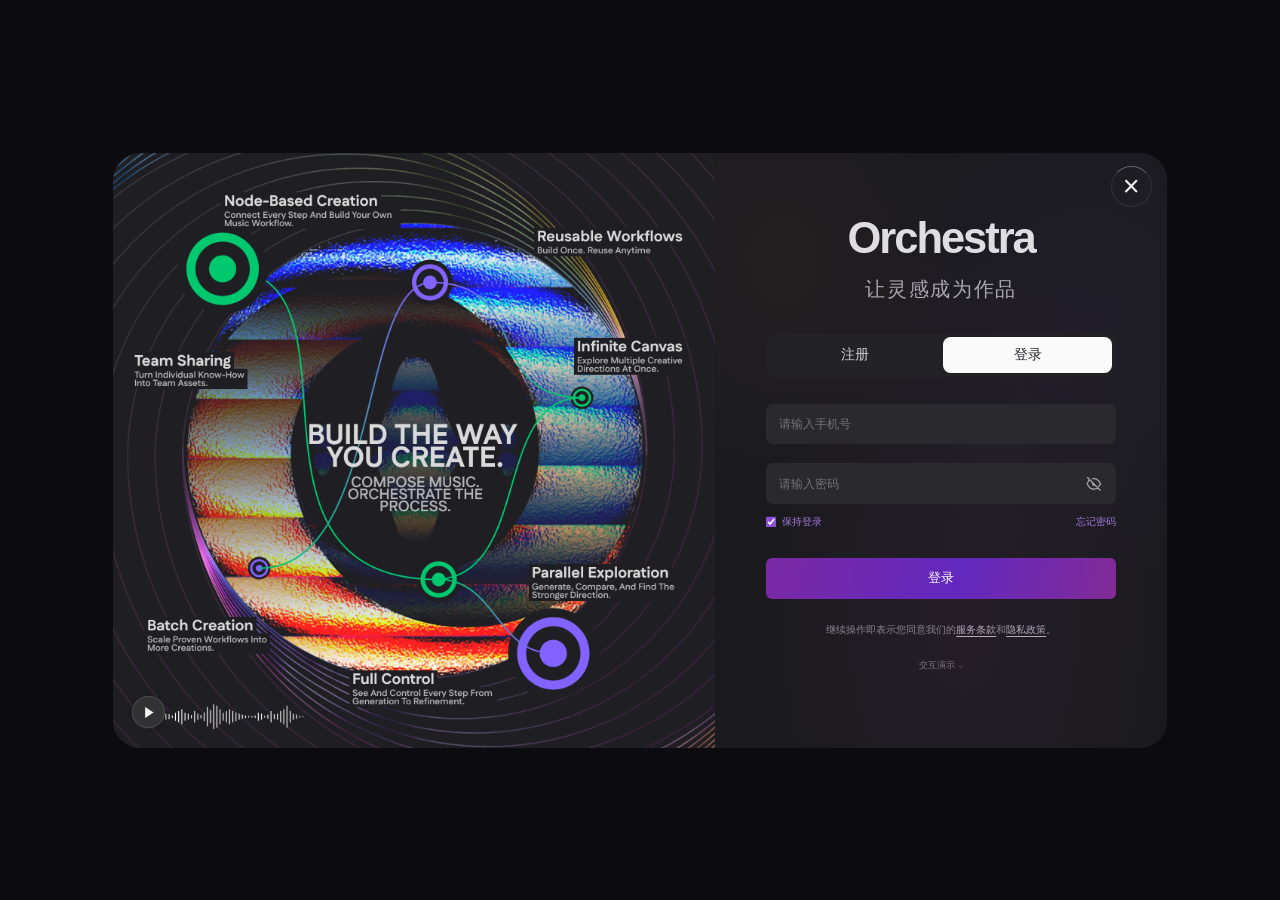
<file: login.html>
<!doctype html>
<html lang="zh-CN"><head><meta charset="utf-8"><meta name="viewport" content="width=device-width,initial-scale=1"><meta name="theme-color" content="#1b1b1f"><title>登录 · Orchestra</title><link rel="stylesheet" href="./auth.css?v=20261029-window-85"><link rel="stylesheet" href="./account-dialogs.css?v=20261029-window-85">  <link rel="stylesheet" href="./dialog-transparency.css?v=20261112-half">
</head>
<body class="auth-page auth-page-login"><main class="auth-shell">
<aside class="auth-artwork" aria-label="Orchestra 音乐工作流品牌视觉">
<svg class="auth-art-image" viewBox="0 0 1600 1578" preserveAspectRatio="xMidYMid slice" aria-hidden="true"><image href="./assets/auth-brand-reference.png" width="2800" height="1578"/></svg>
<button type="button" class="auth-art-audio" data-auth-audio aria-label="播放品牌演示音乐" aria-pressed="false"><svg viewBox="0 0 20 20" aria-hidden="true"><path fill="currentColor" d="M6 3.5 16 10 6 16.5Z"/></svg></button><audio id="authBrandAudio" preload="none" loop src="./assets/reference-song-demo.wav"></audio><span class="sr-only" data-auth-audio-message role="status"></span>
</aside>
<section class="auth-panel" aria-label="登录"><a class="auth-close" href="./index.html" aria-label="关闭账号页面">×</a><div class="auth-card"><header class="auth-branding"><a class="auth-wordmark" href="./login.html" aria-label="Orchestra">Orchestra</a><p class="intro">让灵感成为作品</p></header><h1 class="sr-only">登录</h1><nav class="auth-tabs" aria-label="账号入口"><a href="./register.html">注册</a><a href="./login.html" class="active" aria-current="page">登录</a></nav><form data-mode="login" novalidate><label class="sr-only" for="account">手机号</label><input id="account" name="account" type="tel" inputmode="numeric" autocomplete="username" placeholder="请输入手机号" required pattern="1[3-9][0-9]{9}" maxlength="11"><label class="sr-only" for="password">密码</label><div class="auth-password"><input id="password" name="password" type="password" autocomplete="current-password" placeholder="请输入密码" required minlength="6" maxlength="18"><button type="button" class="password-visibility" data-password-toggle="password" aria-label="显示密码" aria-pressed="false"><svg viewBox="0 0 24 24" fill="none" stroke="currentColor" stroke-width="1.6" aria-hidden="true"><path d="M3 3l18 18M10.6 10.6a2 2 0 0 0 2.8 2.8M9.9 5.2A11.4 11.4 0 0 1 12 5c5.5 0 9 7 9 7a18 18 0 0 1-3.1 3.9M6.2 6.2C4.1 8.1 3 12 3 12s3.5 7 9 7a10 10 0 0 0 5.8-1.8"/></svg></button></div><div class="auth-links auth-login-options"><label class="auth-remember"><input type="checkbox" id="rememberLogin" name="rememberLogin" checked>保持登录</label><a href="./reset-password.html">忘记密码</a></div><p class="message" id="message" role="status" aria-live="polite"></p><button class="primary" type="submit">登录</button></form><p class="auth-legal">继续操作即表示您同意我们的<a href="./legal/Orchestra用户协议草案.docx" download>服务条款</a>和<a href="./legal/Orchestra隐私政策草案.docx" download>隐私政策</a>。</p><details class="auth-demo"><summary>交互演示</summary><div class="demo-accounts"><p>本页为本地原型，验证码为 123456，不发送真实短信。</p><p><b>18500760312</b>：初始无团队，可新建团队或跳过进入首页。</p><p><b>18500760311</b>：需要选择团队登录。</p><p>未修改密码时，可输入任意 6～18 位非纯空格字符；修改后请使用新密码。</p></div></details></div></section>
</main><script src="./account-phone.js?v=20261026-account-security"></script><script src="./account-ui.js?v=20261028-auth-design"></script><script src="./auth.js?v=20261028-auth-design"></script></body></html>
</file>
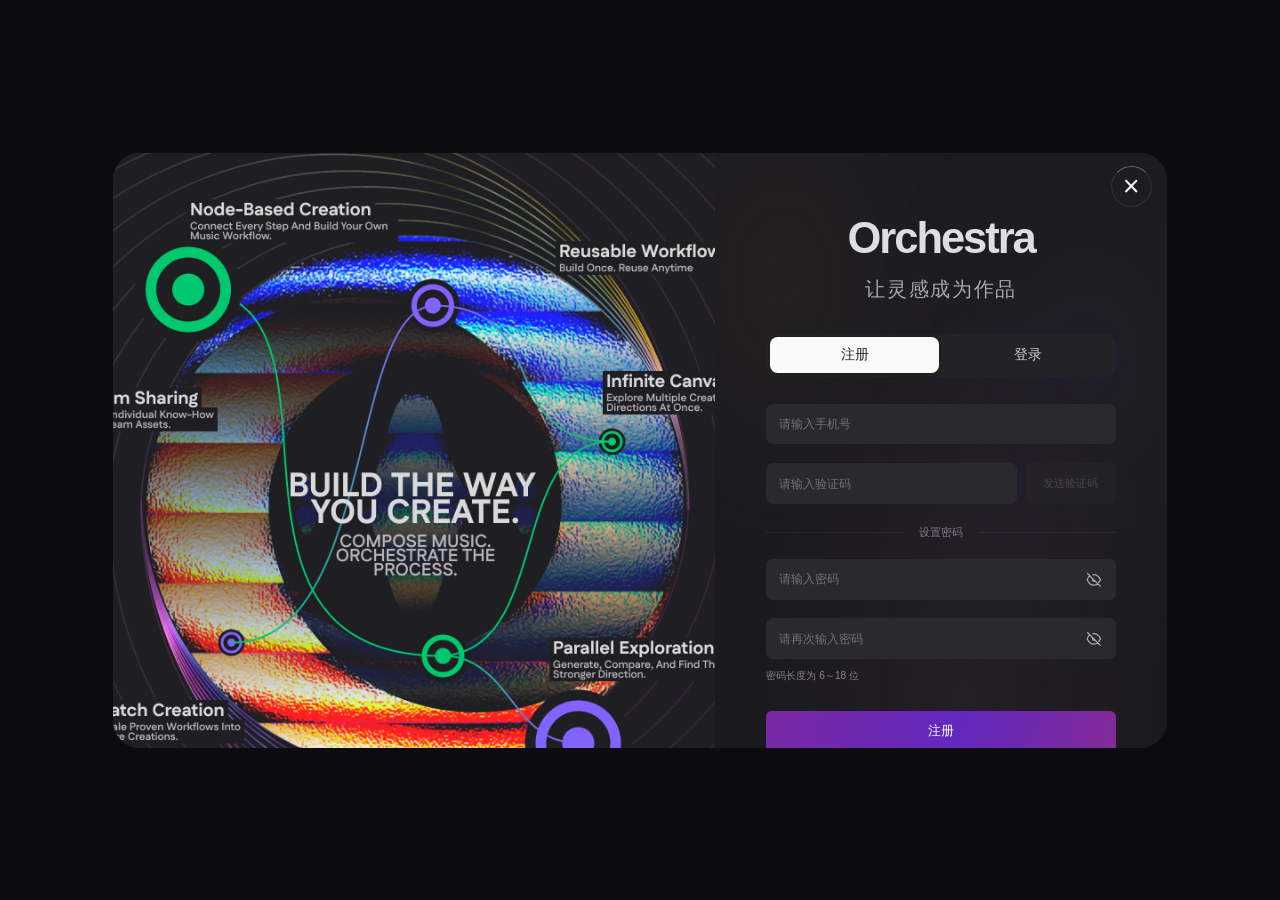
<file: register.html>
<!doctype html>
<html lang="zh-CN"><head><meta charset="utf-8"><meta name="viewport" content="width=device-width,initial-scale=1"><meta name="theme-color" content="#1b1b1f"><title>注册 · Orchestra</title><link rel="stylesheet" href="./auth.css?v=20261029-window-85"><link rel="stylesheet" href="./account-dialogs.css?v=20261029-window-85">  <link rel="stylesheet" href="./dialog-transparency.css?v=20261112-half">
</head>
<body class="auth-page auth-page-register"><main class="auth-shell">
<aside class="auth-artwork" aria-label="Orchestra 音乐工作流品牌视觉">
<svg class="auth-art-image" viewBox="0 0 1600 1578" preserveAspectRatio="xMidYMid slice" aria-hidden="true"><image href="./assets/auth-brand-reference.png" width="2800" height="1578"/></svg>
<button type="button" class="auth-art-audio" data-auth-audio aria-label="播放品牌演示音乐" aria-pressed="false"><svg viewBox="0 0 20 20" aria-hidden="true"><path fill="currentColor" d="M6 3.5 16 10 6 16.5Z"/></svg></button><audio id="authBrandAudio" preload="none" loop src="./assets/reference-song-demo.wav"></audio><span class="sr-only" data-auth-audio-message role="status"></span>
</aside>
<section class="auth-panel" aria-label="注册"><a class="auth-close" href="./index.html" aria-label="关闭账号页面">×</a><div class="auth-card"><header class="auth-branding"><a class="auth-wordmark" href="./login.html" aria-label="Orchestra">Orchestra</a><p class="intro">让灵感成为作品</p></header><h1 class="sr-only">注册</h1><nav class="auth-tabs" aria-label="账号入口"><a href="./register.html" class="active" aria-current="page">注册</a><a href="./login.html">登录</a></nav><form data-mode="register" novalidate><label class="sr-only" for="account">手机号</label><input id="account" name="account" type="tel" inputmode="numeric" autocomplete="username" placeholder="请输入手机号" required pattern="1[3-9][0-9]{9}" maxlength="11"><label class="sr-only" for="code">验证码</label><div class="code-row"><input id="code" name="code" autocomplete="one-time-code" inputmode="numeric" placeholder="请输入验证码" required pattern="[0-9]{6}" maxlength="6"><button id="sendCode" class="secondary" type="button">发送验证码</button></div><p id="codeHint" class="hint" role="status"></p><div class="auth-separator"><span>设置密码</span></div><label class="sr-only" for="password">新密码</label><div class="auth-password"><input id="password" name="password" type="password" autocomplete="new-password" placeholder="请输入密码" required minlength="6" maxlength="18"><button type="button" class="password-visibility" data-password-toggle="password" aria-label="显示新密码" aria-pressed="false"><svg viewBox="0 0 24 24" fill="none" stroke="currentColor" stroke-width="1.6" aria-hidden="true"><path d="M3 3l18 18M10.6 10.6a2 2 0 0 0 2.8 2.8M9.9 5.2A11.4 11.4 0 0 1 12 5c5.5 0 9 7 9 7a18 18 0 0 1-3.1 3.9M6.2 6.2C4.1 8.1 3 12 3 12s3.5 7 9 7a10 10 0 0 0 5.8-1.8"/></svg></button></div><label class="sr-only" for="confirm">确认密码</label><div class="auth-password"><input id="confirm" name="confirm" type="password" autocomplete="new-password" placeholder="请再次输入密码" required minlength="6" maxlength="18"><button type="button" class="password-visibility" data-password-toggle="confirm" aria-label="显示确认密码" aria-pressed="false"><svg viewBox="0 0 24 24" fill="none" stroke="currentColor" stroke-width="1.6" aria-hidden="true"><path d="M3 3l18 18M10.6 10.6a2 2 0 0 0 2.8 2.8M9.9 5.2A11.4 11.4 0 0 1 12 5c5.5 0 9 7 9 7a18 18 0 0 1-3.1 3.9M6.2 6.2C4.1 8.1 3 12 3 12s3.5 7 9 7a10 10 0 0 0 5.8-1.8"/></svg></button></div><p class="hint password-rule">密码长度为 6～18 位</p><p class="message" id="message" role="status" aria-live="polite"></p><button class="primary" type="submit">注册</button></form><p class="auth-legal">继续操作即表示您同意我们的<a href="./legal/Orchestra用户协议草案.docx" download>服务条款</a>和<a href="./legal/Orchestra隐私政策草案.docx" download>隐私政策</a>。</p><nav class="auth-links sr-only"><a href="./login.html">返回登录</a></nav><details class="auth-demo"><summary>交互演示</summary><div class="demo-accounts"><p>本页为本地原型，验证码为 123456，不发送真实短信。</p><p>注册与找回密码为交互演示，未接入真实账号服务。</p></div></details></div></section>
</main><script src="./account-phone.js?v=20261026-account-security"></script><script src="./account-ui.js?v=20261028-auth-design"></script><script src="./auth.js?v=20261028-auth-design"></script></body></html>
</file>
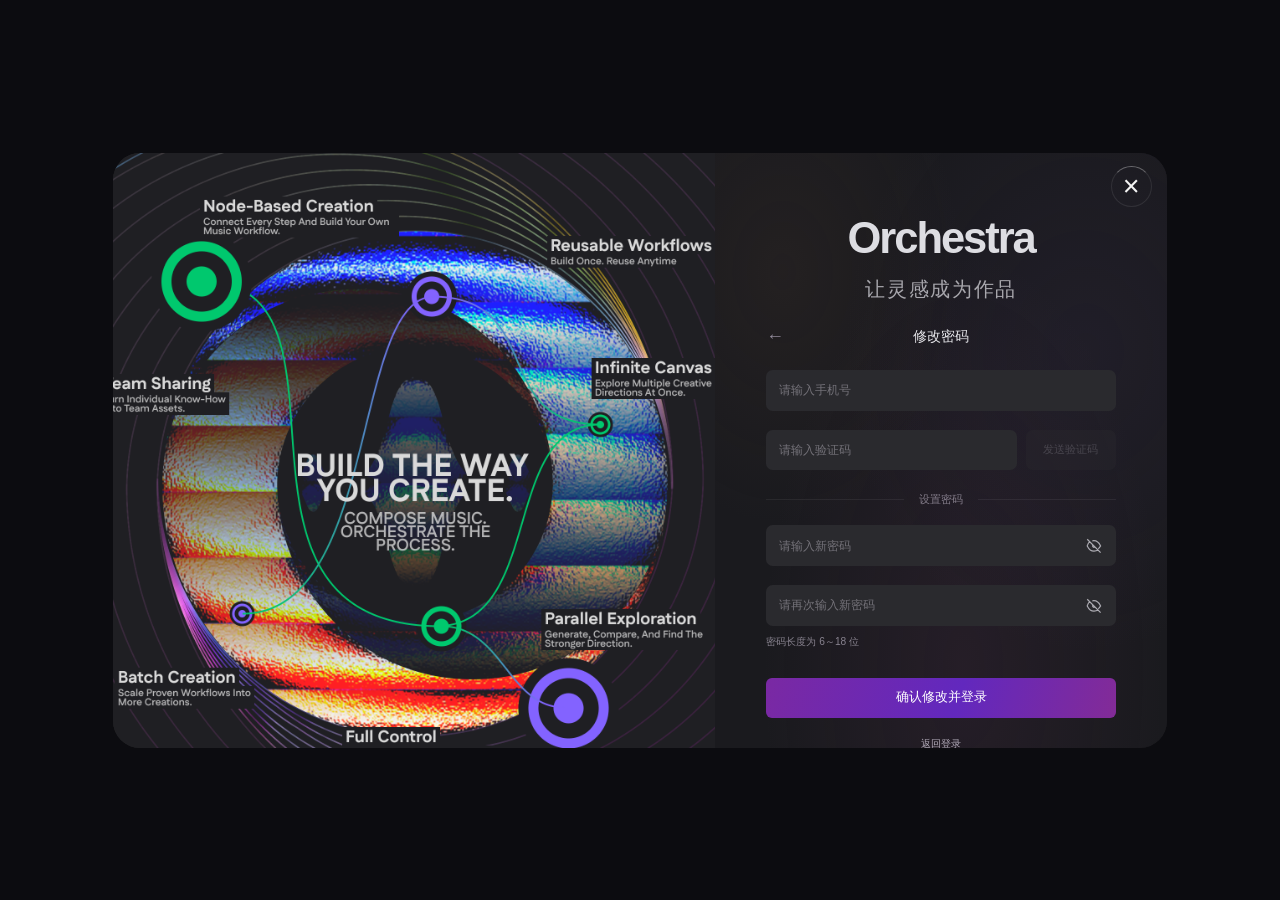
<file: reset-password.html>
<!doctype html>
<html lang="zh-CN"><head><meta charset="utf-8"><meta name="viewport" content="width=device-width,initial-scale=1"><meta name="theme-color" content="#1b1b1f"><title>修改密码 · Orchestra</title><link rel="stylesheet" href="./auth.css?v=20261029-window-85"><link rel="stylesheet" href="./account-dialogs.css?v=20261029-window-85">  <link rel="stylesheet" href="./dialog-transparency.css?v=20261112-half">
</head>
<body class="auth-page auth-page-reset-password"><main class="auth-shell">
<aside class="auth-artwork" aria-label="Orchestra 音乐工作流品牌视觉">
<svg class="auth-art-image" viewBox="0 0 1600 1578" preserveAspectRatio="xMidYMid slice" aria-hidden="true"><image href="./assets/auth-brand-reference.png" width="2800" height="1578"/></svg>
<button type="button" class="auth-art-audio" data-auth-audio aria-label="播放品牌演示音乐" aria-pressed="false"><svg viewBox="0 0 20 20" aria-hidden="true"><path fill="currentColor" d="M6 3.5 16 10 6 16.5Z"/></svg></button><audio id="authBrandAudio" preload="none" loop src="./assets/reference-song-demo.wav"></audio><span class="sr-only" data-auth-audio-message role="status"></span>
</aside>
<section class="auth-panel" aria-label="修改密码"><a class="auth-close" href="./index.html" aria-label="关闭账号页面">×</a><div class="auth-card"><header class="auth-branding"><a class="auth-wordmark" href="./login.html" aria-label="Orchestra">Orchestra</a><p class="intro">让灵感成为作品</p></header><div class="auth-reset-heading"><a href="./login.html" aria-label="返回登录">←</a><h1>修改密码</h1></div><form data-mode="reset-password" novalidate><label class="sr-only" for="account">手机号</label><input id="account" name="account" type="tel" inputmode="numeric" autocomplete="username" placeholder="请输入手机号" required pattern="1[3-9][0-9]{9}" maxlength="11"><label class="sr-only" for="code">验证码</label><div class="code-row"><input id="code" name="code" autocomplete="one-time-code" inputmode="numeric" placeholder="请输入验证码" required pattern="[0-9]{6}" maxlength="6"><button id="sendCode" class="secondary" type="button">发送验证码</button></div><p id="codeHint" class="hint" role="status"></p><div class="auth-separator"><span>设置密码</span></div><label class="sr-only" for="password">新密码</label><div class="auth-password"><input id="password" name="password" type="password" autocomplete="new-password" placeholder="请输入新密码" required minlength="6" maxlength="18"><button type="button" class="password-visibility" data-password-toggle="password" aria-label="显示新密码" aria-pressed="false"><svg viewBox="0 0 24 24" fill="none" stroke="currentColor" stroke-width="1.6" aria-hidden="true"><path d="M3 3l18 18M10.6 10.6a2 2 0 0 0 2.8 2.8M9.9 5.2A11.4 11.4 0 0 1 12 5c5.5 0 9 7 9 7a18 18 0 0 1-3.1 3.9M6.2 6.2C4.1 8.1 3 12 3 12s3.5 7 9 7a10 10 0 0 0 5.8-1.8"/></svg></button></div><label class="sr-only" for="confirm">确认密码</label><div class="auth-password"><input id="confirm" name="confirm" type="password" autocomplete="new-password" placeholder="请再次输入新密码" required minlength="6" maxlength="18"><button type="button" class="password-visibility" data-password-toggle="confirm" aria-label="显示确认密码" aria-pressed="false"><svg viewBox="0 0 24 24" fill="none" stroke="currentColor" stroke-width="1.6" aria-hidden="true"><path d="M3 3l18 18M10.6 10.6a2 2 0 0 0 2.8 2.8M9.9 5.2A11.4 11.4 0 0 1 12 5c5.5 0 9 7 9 7a18 18 0 0 1-3.1 3.9M6.2 6.2C4.1 8.1 3 12 3 12s3.5 7 9 7a10 10 0 0 0 5.8-1.8"/></svg></button></div><p class="hint password-rule">密码长度为 6～18 位</p><p class="message" id="message" role="status" aria-live="polite"></p><button class="primary" type="submit">确认修改并登录</button></form><nav class="auth-links auth-return"><a href="./login.html">返回登录</a></nav><details class="auth-demo"><summary>交互演示</summary><div class="demo-accounts"><p>本页为本地原型，验证码为 123456，不发送真实短信。</p><p>注册与找回密码为交互演示，未接入真实账号服务。</p></div></details></div></section>
</main><script src="./account-phone.js?v=20261026-account-security"></script><script src="./account-ui.js?v=20261028-auth-design"></script><script src="./auth.js?v=20261028-auth-design"></script></body></html>
</file>
<file: auth.css>
:root{color-scheme:dark;font-family:Inter,-apple-system,BlinkMacSystemFont,"Segoe UI","PingFang SC",sans-serif;color:#e7e7eb;background:#0c0c10;font-synthesis:none}*{box-sizing:border-box}body{margin:0;min-height:100dvh;display:grid;place-items:center;padding:20px;background:#0c0c10}button,input,select{font:inherit}button,a{-webkit-tap-highlight-color:transparent}button{cursor:pointer}button:disabled{cursor:default;opacity:.45}[hidden]{display:none!important}.sr-only{position:absolute!important;width:1px!important;height:1px!important;padding:0!important;margin:-1px!important;overflow:hidden!important;clip:rect(0,0,0,0)!important;white-space:nowrap!important;border:0!important}.auth-shell{position:relative;display:grid;grid-template-columns:4fr 3fr;width:min(1600px,100%);aspect-ratio:2800/1578;min-height:700px;border-radius:32px;overflow:hidden;background:#1a1a1e}.auth-artwork{position:relative;min-width:0;background:#202023;overflow:hidden}.auth-art-image{position:absolute;inset:0;width:100%;height:100%;display:block}.auth-art-audio{position:absolute;left:3.2%;bottom:3.2%;display:grid;place-items:center;width:clamp(30px,3vw,44px);height:clamp(30px,3vw,44px);border:1px solid #ffffff20;border-radius:50%;background:#323235;color:#f5f5f6;box-shadow:0 2px 8px #0004}.auth-art-audio svg{width:20px;height:20px}.auth-panel{position:relative;min-width:0;padding:clamp(50px,5.5vw,88px) clamp(32px,4.7vw,76px) 32px;background:radial-gradient(ellipse at 15% 18%,#4b392d30,transparent 33%),radial-gradient(ellipse at 82% 30%,#41315c29,transparent 46%),radial-gradient(ellipse at 55% 78%,#5c2e552b,transparent 57%),#1a1a1e}.auth-close{position:absolute;top:16px;right:18px;width:48px;height:48px;display:grid;place-items:center;border-radius:50%;border:1px solid #ffffff16;border-top-color:#ffffff55;background:#ffffff02;color:#f4f4f4;text-decoration:none;font-size:34px;font-weight:200;line-height:1}.auth-close:hover{background:#ffffff09}.auth-card{max-width:440px;margin:auto}.auth-branding{text-align:center}.auth-wordmark{color:#dddde2;font-family:"Arial Rounded MT Bold",Arial,sans-serif;font-size:clamp(38px,4vw,64px);font-weight:650;letter-spacing:-2.4px;line-height:1.2;text-decoration:none}.intro{font-size:clamp(17px,1.8vw,25px);font-weight:300;letter-spacing:2px;color:#a8a7ad;text-align:center;margin:14px 0 36px}.auth-tabs{display:grid;grid-template-columns:1fr 1fr;gap:4px;padding:4px;margin:0 0 32px;border-radius:13px;background:#232326}.auth-tabs a{display:grid;place-items:center;min-height:42px;border-radius:9px;color:#d1d1d6;font-size:16px;font-weight:600;text-decoration:none}.auth-tabs a.active{background:#fafafa;color:#25252b;box-shadow:0 1px 5px #0002}.auth-card form>input,.auth-password,.code-row{margin:0 0 22px}.auth-card input:not([type=checkbox]):not([type=radio]){display:block;width:100%;height:48px;min-width:0;border:1px solid transparent;border-radius:8px;background:#2a2a2e;color:#ededf1;padding:0 14px;font-size:14px;outline:none}.auth-card input::placeholder{color:#737178}.auth-card input:not([type=checkbox]):focus{border-color:#9461d8;box-shadow:0 0 0 2px #8f54d61c}.auth-password{position:relative}.auth-password input{padding-right:48px!important}.password-visibility{display:grid;place-items:center;position:absolute;right:6px;top:4px;width:40px;height:40px;padding:10px;border:0;border-radius:6px;background:transparent;color:#aaa9b0}.password-visibility svg{display:block;width:21px;height:21px}.password-visibility:hover{color:#e2d7f7}.code-row{display:flex;gap:10px}.code-row input{flex:1;min-width:0}.code-row button{flex-shrink:0;min-width:106px;border:0;border-radius:8px;background:#29282d;color:#b0a6bf;padding:0 14px;font-size:13px}.code-row button:disabled{color:#77747c}.hint{color:#88838f;font-size:12px;line-height:1.6;margin:-12px 0 20px}.hint:empty,.message:empty{display:none}.password-rule{margin-top:-12px}.auth-separator{display:flex;align-items:center;gap:18px;margin:25px 0 22px;font-size:13px;color:#827b88;font-weight:600}.auth-separator:before,.auth-separator:after{content:'';height:1px;flex:1;background:#ffffff10}.auth-card .primary{width:100%;min-height:48px;margin-top:12px;border:0;border-radius:7px;color:#fff;background:linear-gradient(105deg,#7a29a3,#6228be 55%,#832b97);font-weight:600;font-size:15px}.auth-card .primary:hover{filter:brightness(1.12)}.message{color:#ed8793;font-size:12px;line-height:1.65;margin:12px 0}.message.success{color:#64c6a4}.auth-links{display:flex;align-items:center;justify-content:space-between;gap:12px;font-size:12px}.auth-links a{color:#a179e0;text-decoration:none}.auth-links a:hover{text-decoration:underline}.auth-login-options{margin:-9px 0 22px}.auth-remember{display:inline-flex;align-items:center;gap:5px;color:#a179e0;cursor:pointer}.auth-remember input{width:13px;height:13px;margin:0;accent-color:#8b4dda}.auth-legal{text-align:center;font-size:12px;line-height:1.8;color:#89838e;margin:26px 0 0}.auth-legal a{color:#b4aabf;text-decoration:underline;text-underline-offset:3px}.auth-demo{margin-top:22px;color:#807985;font-size:11px;line-height:1.7}.auth-demo>summary{cursor:pointer;text-align:center;list-style:none}.auth-demo>summary:after{content:' ⌄'}.auth-demo[open]>summary:after{content:' ⌃'}.demo-accounts{margin-top:10px;padding:12px;border:1px solid #ffffff0c;border-radius:9px;background:#00000012}.demo-accounts p{margin:5px 0}.demo-accounts b{color:#b594e4;font-weight:500}.auth-reset-heading{display:flex;position:relative;align-items:center;justify-content:center;margin:-8px 0 28px}.auth-reset-heading h1{font-size:17px;font-weight:500;margin:0}.auth-reset-heading a{position:absolute;left:0;color:#928b9b;text-decoration:none;font-size:21px}.auth-return{justify-content:center;margin-top:22px}.auth-return a{color:#b1aab8}a:focus-visible,button:focus-visible{outline:2px solid #b38ce9;outline-offset:3px}.auth-card.is-organization .auth-wordmark,.auth-card.is-organization .auth-tabs,.auth-card.is-organization .auth-legal{display:none}.auth-card.is-organization{padding-top:0}.auth-card.is-organization .auth-branding{display:flex;flex-direction:column}.auth-card.is-organization .intro{font-size:13px;letter-spacing:0;margin:8px 0 30px}.auth-card.is-organization h1{position:relative;margin:0 0 8px;text-align:center;font-size:19px;font-weight:500}.auth-card.is-organization .auth-branding{margin-top:44px}.auth-card.is-organization .auth-branding .intro{margin-top:0}.organization-selection fieldset{border:0;padding:0;margin:0}.organization-selection legend{position:absolute;width:1px;height:1px;overflow:hidden;clip:rect(0,0,0,0)}.organization-option{position:relative;display:flex;align-items:center;gap:12px;min-height:64px;padding:10px;margin:0 0 3px;border:1px solid transparent;border-radius:10px;cursor:pointer}.organization-option:has(input:checked){border-color:#8253dd;background:#7b43c019}.organization-option:has(input:focus-visible){outline:2px solid #b389ed;outline-offset:2px}.organization-option input[type=radio]{position:absolute;opacity:0;width:100%;height:100%;inset:0;margin:0;cursor:pointer}.organization-avatar{display:grid;place-items:center;flex-shrink:0;width:38px;height:38px;border-radius:50%;color:white;font-weight:650;font-size:19px;background:#9148bd;font-style:normal}.organization-option:nth-of-type(2) .organization-avatar{background:#b9474d}.organization-option:nth-of-type(3) .organization-avatar{background:#79b23c}.organization-option b{display:block;color:#e6e1ed;font-size:13px;font-weight:500}.organization-option small{display:flex;align-items:center;gap:8px;color:#8b8295;margin-top:7px;font-size:10px}.organization-role{padding:2px 4px;border-radius:3px;background:#8754d328;color:#b89ae6;font-style:normal}.organization-create{width:100%;margin:4px 0 18px;min-height:44px;border:0;border-bottom:1px solid #ffffff0d;background:transparent;color:#b1a7bd;text-align:left;padding:0 14px;font-size:13px}.organization-selection .organization-create.primary{text-align:center;margin:28px 0 0}.organization-back{display:block;text-align:center;font-size:12px;color:#b1aab8;text-decoration:none;margin-top:20px}.organization-selection .organization-skip{width:100%;min-height:38px;margin-top:12px;border:1px solid #ffffff16;border-radius:7px;background:transparent;color:#b7abc6;font-size:12px}.organization-empty{text-align:center;padding:20px 0 6px}.organization-empty-icon{display:block;width:170px;height:128px;margin:0 auto 12px;color:#96929d}.organization-empty-icon svg{width:100%;height:100%}.organization-empty b{display:block;color:#b9b4c1;font-size:14px;font-weight:500}.organization-empty p{margin:8px 0 0;font-size:12px;color:#8b8295;line-height:1.7}
@media(min-width:1500px){.auth-card form>input,.auth-password,.code-row{margin-bottom:26px}.auth-card input:not([type=checkbox]):not([type=radio]),.auth-card .primary{height:52px}.password-visibility{top:6px}.auth-tabs{margin-bottom:34px}}
@media(max-width:1100px){body{padding:12px}.auth-panel{padding:55px 30px 24px}.auth-shell{min-height:690px}.auth-close{width:36px;height:36px;font-size:27px;top:12px;right:12px}.auth-wordmark{font-size:40px}.intro{font-size:18px}.auth-card input:not([type=checkbox]):not([type=radio]){font-size:13px}.organization-option small{flex-wrap:wrap;gap:4px}}
@media(max-width:760px){body{padding:0}.auth-shell{display:block;min-height:100dvh;aspect-ratio:auto;border-radius:0}.auth-artwork{display:none}.auth-panel{min-height:100dvh;padding:76px 28px 30px}.auth-card{max-width:410px}.auth-wordmark{font-size:48px}.auth-close{top:18px;right:20px}.intro{margin-bottom:30px}.auth-card.is-organization .auth-branding{margin-top:16px}}
@media(prefers-reduced-motion:reduce){*{scroll-behavior:auto!important}}

/* Scale the complete desktop window, including artwork and form, to 85%. */
@media(min-width:761px){
  .auth-shell{width:min(1600px,calc(100vw - 40px));zoom:.85}
}
@media(min-width:761px) and (max-width:1100px){
  .auth-shell{width:calc(100vw - 24px)}
}
</file>
<file: account-dialogs.css>
/* Account overlays use the supplied compact, neutral dialog design. */
:is(.organization-create-dialog,.team-create-dialog,.team-invite-dialog,.profile-password-dialog){box-sizing:border-box;width:min(460px,calc(100vw - 32px));max-height:calc(100dvh - 40px);overflow:auto;padding:22px 24px;border:1px solid #ffffff0b;border-radius:20px;background:radial-gradient(ellipse at 30% 0%,#62308026,transparent 48%),radial-gradient(ellipse at 92% 18%,#567a3820,transparent 38%),#1b1b1df5;color:#e6e4e9;box-shadow:0 26px 80px #0008;font:13px/1.5 Inter,-apple-system,BlinkMacSystemFont,"Segoe UI","PingFang SC",sans-serif}
:is(.organization-create-dialog,.team-create-dialog,.team-invite-dialog,.profile-password-dialog)::backdrop{background:#08080bbd;backdrop-filter:blur(3px)}
:is(.organization-create-dialog,.team-create-dialog,.team-invite-dialog,.profile-password-dialog) header{display:flex;align-items:flex-start;justify-content:space-between;gap:12px}
:is(.organization-create-dialog,.team-create-dialog,.team-invite-dialog,.profile-password-dialog) h2{margin:0;color:#f3eff6;font-size:17px;line-height:26px;font-weight:600}
:is(.organization-create-dialog,.team-create-dialog,.team-invite-dialog,.profile-password-dialog) header button{display:grid;place-items:center;flex:0 0 32px;width:32px;height:32px;min-height:32px;padding:0;border:0;border-radius:50%;background:#ffffff08;color:#c8c4cd;font:25px/1 sans-serif;cursor:pointer}
:is(.organization-create-dialog,.team-create-dialog,.team-invite-dialog,.profile-password-dialog) header button:hover{background:#ffffff12}
.organization-create-intro,.team-create-intro,.profile-password-dialog .phone-intro,.team-invite-dialog .invite-intro{margin:4px 0 18px;color:#939098;font-size:12px;line-height:1.6}
.account-team-notice{padding:10px 12px;border:1px solid #9d742434;border-radius:6px;background:#b5821313;color:#c99e36;margin:0 0 16px;font-size:11px;line-height:1.6}.account-team-notice b{font-size:11px;font-weight:500}.account-team-notice p{margin:3px 0 0}.account-team-name{display:flex;align-items:center;gap:10px}.account-team-name>i{display:grid;place-items:center;flex:0 0 32px;width:32px;height:32px;border-radius:50%;background:linear-gradient(135deg,#a33ae0,#6535e8);color:#fff;font-style:normal;font-size:18px}
:is(.organization-create-dialog,.team-create-dialog,.team-invite-dialog,.profile-password-dialog) label:not(.account-team-name){display:block;margin:14px 0 7px;font-size:12px;font-weight:400;color:#bab6bf}
:is(.organization-create-dialog,.team-create-dialog) .required-mark,.team-create-dialog label em,.invite-phone-label span{color:#c67a64;font-style:normal}
:is(.organization-create-dialog,.team-create-dialog,.team-invite-dialog,.profile-password-dialog) input:not([type=checkbox]):not([type=radio]),.team-invite-dialog #invitePhone{box-sizing:border-box;display:block;min-width:0;width:100%;height:36px;padding:0 11px;border:1px solid transparent;border-radius:6px;background:#303034;color:#e6e3e9;font:inherit;font-size:12px;line-height:1.5;outline:none}
:is(.organization-create-dialog,.team-create-dialog,.team-invite-dialog,.profile-password-dialog) input::placeholder{color:#77727d}
:is(.organization-create-dialog,.team-create-dialog,.team-invite-dialog,.profile-password-dialog) input:focus{border-color:#8c5dd2;box-shadow:0 0 0 2px #9c64da0c;outline:0}
:is(.organization-create-dialog,.team-create-dialog,.team-invite-dialog,.profile-password-dialog) input[aria-invalid=true]{border-color:#b3585b}
:is(.organization-create-dialog,.team-create-dialog) .hint{margin:6px 0 0 42px;font-size:11px;color:#8b8393;line-height:1.6}
:is(.organization-create-dialog,.team-create-dialog,.team-invite-dialog,.profile-password-dialog) footer{display:flex;justify-content:flex-end;gap:10px;margin-top:20px;padding:0}
:is(.organization-create-dialog,.team-create-dialog,.team-invite-dialog,.profile-password-dialog) footer button{width:auto;min-height:34px;margin:0;padding:7px 14px;border:0;border-radius:6px;background:#303034;color:#ddd8e3;font:inherit;font-size:12px;line-height:1.5;cursor:pointer}
:is(.organization-create-dialog,.team-create-dialog) footer .primary,.team-create-dialog footer .invite-submit,.team-invite-dialog footer .invite-submit{background:#f3f3f5;color:#29262e;font-weight:600}
:is(.organization-create-dialog,.team-create-dialog,.team-invite-dialog,.profile-password-dialog) button:disabled{opacity:.35;cursor:not-allowed}
:is(.organization-create-dialog,.team-create-dialog,.team-invite-dialog,.profile-password-dialog) :focus-visible{outline:2px solid #b48be9;outline-offset:2px}
:is(.organization-create-dialog,.team-create-dialog) .message,:is(.team-create-dialog,.profile-password-dialog) [role=alert]{font-size:11px;color:#db777d;line-height:1.6;margin:8px 0 0}.team-create-dialog [data-message]:empty{display:none}
.team-invite-dialog:not(.team-create-dialog){background:radial-gradient(ellipse at 10% 50%,#2c273117,transparent 70%),#1b1b1df7}.team-invite-dialog header p:empty{display:none}.team-invite-dialog #inviteTeamName{font-size:11px;margin:2px 0 0;color:#867a94}.team-invite-dialog .invite-intro{margin:1px 0 13px}.team-invite-dialog .invite-phone-label{margin-top:0}.invite-phone-query{display:flex;align-items:center;gap:7px}.team-invite-dialog .invite-phone-query button{height:36px;min-height:36px;padding:0 12px;border:0;border-radius:6px;background:#343438;color:#d4cfdc;font-size:12px}.invite-user-result{margin:14px 0 0;padding:12px;border:1px solid #ffffff09;border-radius:8px;background:#ffffff03}.invite-user-result h3{font-size:12px;margin:0 0 10px}.invite-user-result dl{display:grid;gap:8px;margin:0}.invite-user-result dl>div{font-size:12px;display:grid;grid-template-columns:50px 1fr;gap:10px}.invite-user-result dt{color:#8d839a}.invite-user-result dd{margin:0;color:#d6cddd}.invite-feedback{margin:10px 0 0;font-size:11px;color:#b99bdc;line-height:1.6}.invite-feedback:empty{display:none}.account-demo-note{font-size:10px;color:#817789;margin:14px 0 0;line-height:1.7}.account-demo-note summary{cursor:pointer}.account-demo-note p{margin:6px 0}.team-invite-dialog [hidden]{display:none!important}
.profile-password-dialog{width:min(480px,calc(100vw - 32px));background:radial-gradient(ellipse at 80% 50%,#6d2d7133,transparent 65%),#1b1b20}.profile-password-dialog .account-password-field{position:relative}.profile-password-dialog .account-password-field input{height:42px;padding-right:44px}.profile-password-dialog .password-visibility{position:absolute;right:3px;top:3px;width:36px;height:36px;display:grid;place-items:center;padding:8px;border:0;border-radius:6px;background:transparent;color:#aaa2b3;cursor:pointer}.profile-password-dialog .password-visibility svg{width:20px;height:20px}.profile-password-dialog footer .primary-button{background:linear-gradient(105deg,#7a29a3,#6228be 55%,#832b97);color:white}.profile-password-dialog .phone-demo-note{margin-top:18px;padding-top:12px;border-top-color:#ffffff0c;font-size:10px;color:#82788d}
@media(max-width:480px){:is(.organization-create-dialog,.team-create-dialog,.team-invite-dialog,.profile-password-dialog){padding:20px;border-radius:17px}}

@media(min-width:761px){.profile-password-dialog{zoom:.85}}
</file>
<file: dialog-transparency.css>
/* Dialog panel backgrounds at 50%; foreground content stays fully opaque. */
:root { --dialog-half-background: rgb(255 255 255 / 50%); }
html[data-theme="dark"] { --dialog-half-background: rgb(23 24 30 / 50%); }
html body dialog,
html body .order-dialog,
html body [role="dialog"][aria-modal="true"]:not([class*="backdrop"]):not(dialog) {
  background: var(--dialog-half-background) !important;
}
/* Prevent structural wrappers from painting an opaque second background. */
html body dialog > form,
html body dialog > header,
html body dialog > footer,
html body dialog > form > header,
html body dialog > form > footer,
html body .order-dialog > header,
html body .order-dialog > footer {
  background: transparent !important;
}
</file>
